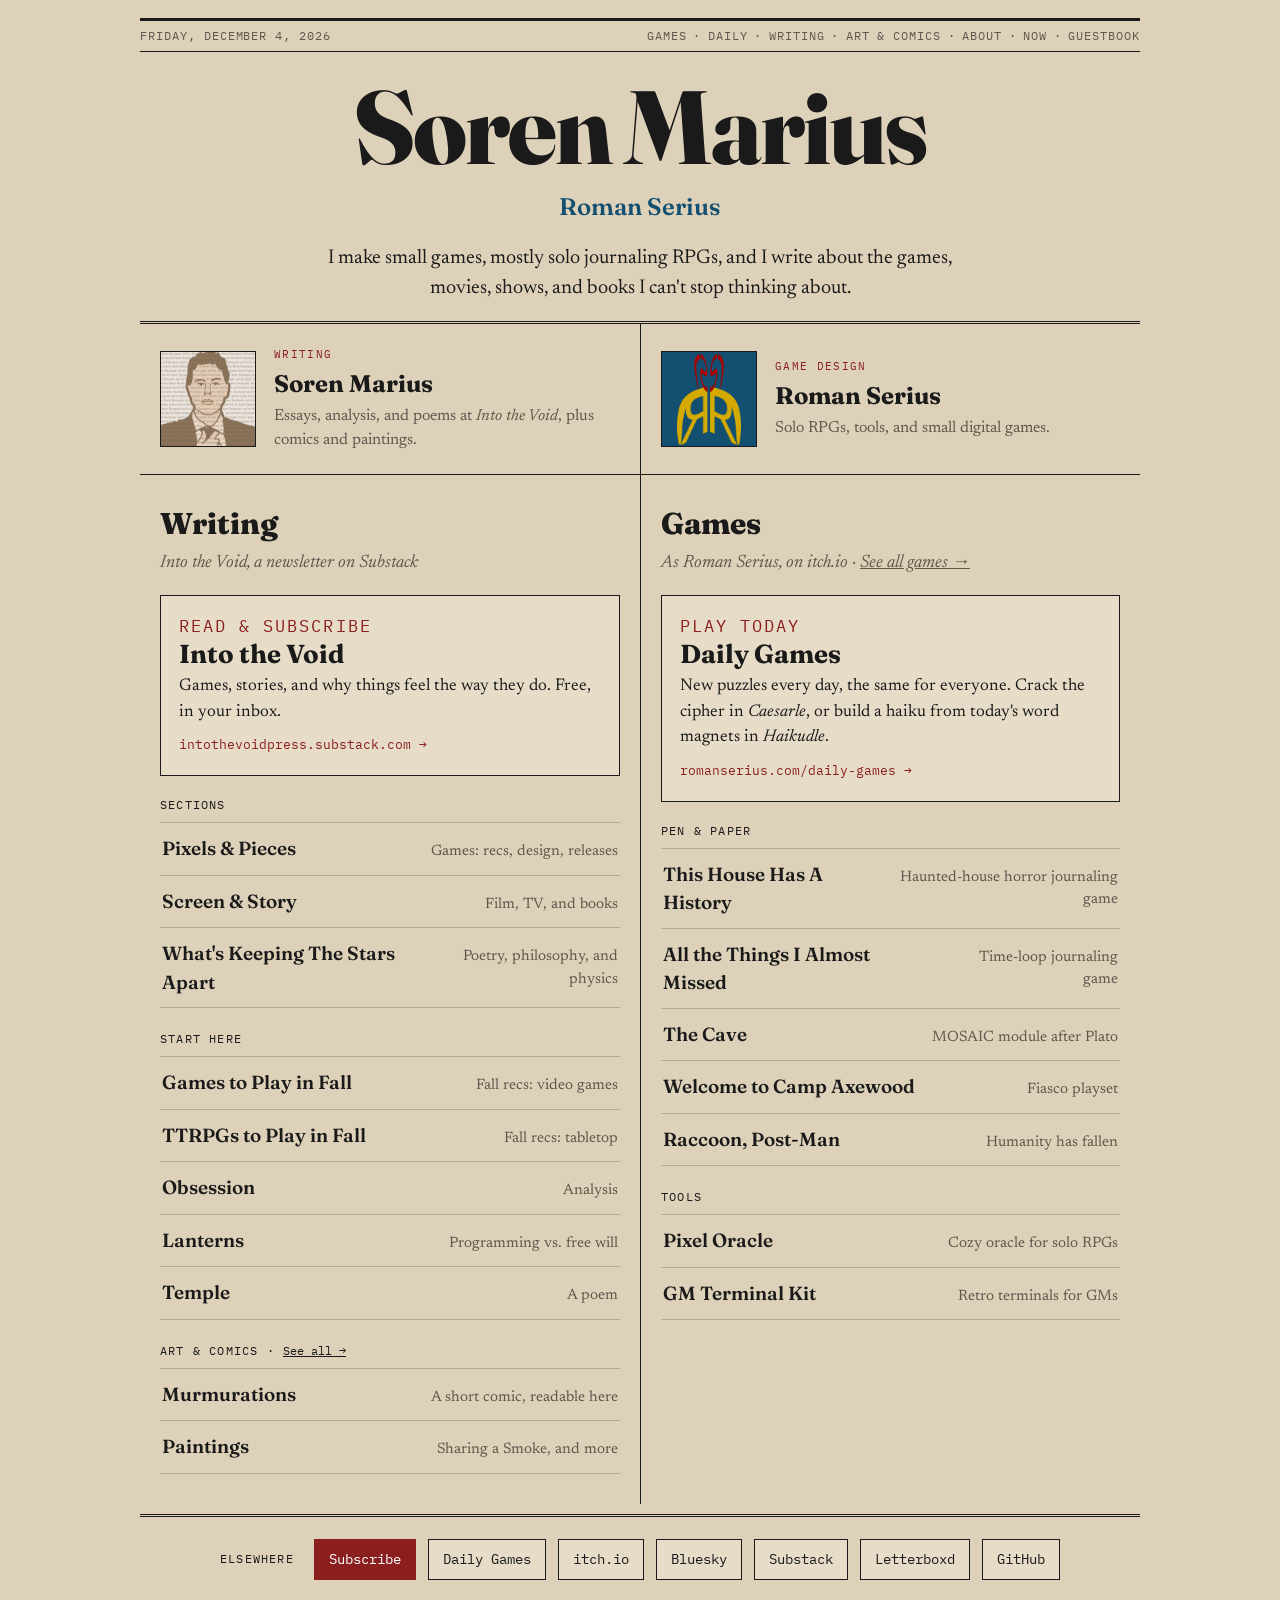
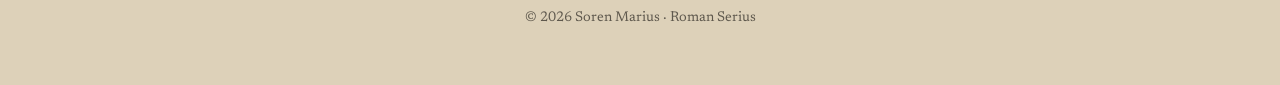
<file: index.html>
<!doctype html>
<html lang="en">
<head>
<meta charset="utf-8">
<meta name="viewport" content="width=device-width, initial-scale=1">
<title>Soren Marius</title>
<meta name="google-site-verification" content="Y3dcAOR8CE4re0EMq4n09PdS3Xgm8ZSrbBdw6blQbmY" />
<link rel="canonical" href="https://romanserius.com/">
<meta name="description" content="Soren Marius writes about games, film, and why things work. As Roman Serius, he makes small games.">
<meta property="og:type" content="website">
<meta property="og:title" content="Soren Marius · Roman Serius">
<meta property="og:description" content="Soren Marius writes about games, film, and why things work. As Roman Serius, he makes small games.">
<meta property="og:url" content="https://romanserius.com/">
<meta property="og:image" content="https://romanserius.com/images/soren-logo-og.jpg">
<meta property="og:image:width" content="1200">
<meta property="og:image:height" content="630">
<link rel="icon" href="/images/roman-serius-monogram.png">
<link rel="stylesheet" href="/assets/dateline.css">
<link rel="preconnect" href="https://fonts.googleapis.com">
<link rel="preconnect" href="https://fonts.gstatic.com" crossorigin>
<link href="https://fonts.googleapis.com/css2?family=Fraunces:opsz,wght@9..144,400;9..144,600;9..144,800&family=Newsreader:ital,opsz,wght@0,6..72,400;1,6..72,400&family=IBM+Plex+Mono:wght@400;500&display=swap" rel="stylesheet">
<style>
  :root{
    --paper:#DDD1B9; --paper-2:#E6DCC8; --ink:#1A1A1A; --muted:#5E584D;
    --rule:#B9AB8D; --red:#8B1E1E; --blue:#134F70; --gold:#D4A800;
  }
  *{box-sizing:border-box}
  html{-webkit-text-size-adjust:100%}
  body{margin:0;background:var(--paper);color:var(--ink);
    font-family:"Newsreader",Georgia,serif;font-size:18px;line-height:1.5}
  a{color:inherit}
  .wrap{max-width:1040px;margin:0 auto;padding:0 20px 56px}

  /* masthead */
  .mast{text-align:center;padding:26px 0 18px;border-bottom:3px double var(--ink)}
  .mast h1{font-family:"Fraunces",Georgia,serif;font-weight:800;font-size:clamp(46px,10vw,104px);
    line-height:.95;margin:0;letter-spacing:-.02em}
  .mast .aka{font-family:"Fraunces",serif;font-style:italic;font-weight:400;font-size:clamp(18px,3vw,24px);
    margin:12px 0 0;color:var(--muted)}
  .mast .aka b{color:var(--blue);font-style:normal;font-weight:600}
  .lede{max-width:640px;margin:18px auto 0;font-size:20px}

  /* two personae */
  .personae{display:grid;grid-template-columns:1fr 1fr;border-bottom:1px solid var(--ink)}
  .persona{display:flex;gap:18px;align-items:center;padding:22px 20px}
  .persona + .persona{border-left:1px solid var(--ink)}
  .persona img{width:96px;height:96px;object-fit:cover;flex:none;border:1px solid var(--ink)}
  .persona h2{font-family:"Fraunces",serif;font-size:24px;margin:0 0 2px}
  .persona p{margin:0;color:var(--muted);font-size:16px}
  .persona .kicker{font-size:13px;margin-bottom:4px}
  .persona .kicker,.kicker{font-family:"IBM Plex Mono",monospace;font-size:11px;letter-spacing:.12em;text-transform:uppercase;color:var(--red);margin:0 0 4px}

  /* columns */
  .cols{display:grid;grid-template-columns:1fr 1fr;gap:0}
  .col{padding:26px 20px 8px}
  .col + .col{border-left:1px solid var(--ink)}
  .col > h3{font-family:"Fraunces",serif;font-size:30px;margin:0 0 4px;font-weight:800}
  .col > .sub{margin:0 0 18px;color:var(--muted);font-style:italic}

  .feature{display:block;text-decoration:none;background:var(--paper-2);border:1px solid var(--ink);
    padding:18px 18px 16px;margin-bottom:20px;transition:transform .15s ease, box-shadow .15s ease}
  .feature:hover,.feature:focus-visible{transform:translate(-2px,-2px);box-shadow:4px 4px 0 var(--ink)}
  .feature h4{font-family:"Fraunces",serif;font-size:26px;line-height:1.1;margin:0 0 6px}
  .feature p{margin:0;font-size:17px}
  .feature .go{display:inline-block;margin-top:10px;font-family:"IBM Plex Mono",monospace;font-size:13px;color:var(--red)}

  ul.list{list-style:none;margin:0 0 22px;padding:0}
  ul.list li{border-top:1px solid var(--rule)}
  ul.list li:last-child{border-bottom:1px solid var(--rule)}
  ul.list a{display:flex;justify-content:space-between;align-items:baseline;gap:14px;
    padding:11px 2px;text-decoration:none}
  ul.list a:hover .t, ul.list a:focus-visible .t{text-decoration:underline;text-decoration-color:var(--red);text-underline-offset:3px}
  ul.list .t{font-weight:600;font-family:"Fraunces",serif;font-size:19px}
  ul.list .d{color:var(--muted);font-size:15px;text-align:right}
  .label{font-family:"IBM Plex Mono",monospace;font-size:12px;letter-spacing:.1em;text-transform:uppercase;
    margin:6px 0 8px;color:var(--ink)}

  /* elsewhere */
  .elsewhere{border-top:3px double var(--ink);margin-top:10px;padding:22px 20px 0;
    display:flex;flex-wrap:wrap;gap:12px;align-items:center;justify-content:center}
  .elsewhere .label{margin:0 8px 0 0}
  .btn{font-family:"IBM Plex Mono",monospace;font-size:14px;text-decoration:none;
    border:1px solid var(--ink);padding:9px 14px;background:var(--paper-2)}
  .btn:hover,.btn:focus-visible{background:var(--ink);color:var(--paper)}
  .btn.primary{background:var(--red);color:#fff;border-color:var(--red)}
  .btn.primary:hover{background:var(--ink);border-color:var(--ink)}
  footer{text-align:center;color:var(--muted);font-size:14px;margin-top:28px}

  :focus-visible{outline:2px solid var(--red);outline-offset:2px}

  @media (max-width:760px){
    body{font-size:17px}
    .personae,.cols{grid-template-columns:1fr}
    .persona + .persona,.col + .col{border-left:0;border-top:1px solid var(--ink)}
    .wrap{padding:0 16px 44px}
    .col,.persona{padding-left:0;padding-right:0}
    ul.list a{flex-direction:column;gap:2px}
    ul.list .d{text-align:left}
  }
  @media (prefers-reduced-motion:reduce){.feature{transition:none}}
</style>
<script data-goatcounter="https://roman-serius.goatcounter.com/count"
        async src="//gc.zgo.at/count.js"></script>
</head>
<body>
<header class="dateline-bar">
  <div class="dateline">
    <span class="dl-home" id="dl-date">Est. 2026</span>
    <nav class="site-nav" aria-label="Site">
      <a href="/games/">Games</a>
      <a href="/daily-games/">Daily</a>
      <a href="https://intothevoidpress.substack.com">Writing</a>
      <a href="/art-and-comics/">Art &amp; Comics</a>
      <a href="/about/">About</a>
      <a href="/now/">Now</a>
      <a href="/guestbook/">Guestbook</a>
    </nav>
  </div>
</header>
<script>
  // Newspaper dateline: today's date on the front page.
  (function () {
    var d = document.getElementById("dl-date");
    if (d) d.textContent = new Date().toLocaleDateString("en-US", { weekday: "long", month: "long", day: "numeric", year: "numeric" });
  })();
</script>
<div class="wrap">


  <header class="mast">
    <h1>Soren Marius</h1>
    <p class="aka"><b>Roman Serius</b></p>
    <p class="lede">I make small games, mostly solo journaling RPGs, and I write about the games, movies, shows, and books I can't stop thinking about.</p>
  </header>

  <section class="personae" aria-label="Two names">
    <div class="persona">
      <img src="/images/soren-logo.webp" alt="Soren Marius logo: a drawn portrait in browns over a repeating line of text, "we're here because we're here"">
      <div>
        <p class="kicker">Writing</p>
        <h2>Soren Marius</h2>
        <p>Essays, analysis, and poems at <i>Into the Void</i>, plus comics and paintings.</p>
      </div>
    </div>
    <div class="persona">
      <img src="images/roman-serius-monogram.png" alt="Roman Serius monogram: two mirrored gold R's under a red flourish">
      <div>
        <p class="kicker">Game Design</p>
        <h2>Roman Serius</h2>
        <p>Solo RPGs, tools, and small digital games.</p>
      </div>
    </div>
  </section>

  <main class="cols">
    <section class="col" aria-labelledby="writing">
      <h3 id="writing">Writing</h3>
      <p class="sub">Into the Void, a newsletter on Substack</p>

      <a class="feature" href="https://intothevoidpress.substack.com/subscribe">
        <p class="kicker">Read &amp; subscribe</p>
        <h4>Into the Void</h4>
        <p>Games, stories, and why things feel the way they do. Free, in your inbox.</p>
        <span class="go">intothevoidpress.substack.com →</span>
      </a>

      <p class="label">Sections</p>
      <ul class="list">
        <li><a href="https://intothevoidpress.substack.com/s/pixels-and-pieces"><span class="t">Pixels &amp; Pieces</span><span class="d">Games: recs, design, releases</span></a></li>
        <li><a href="https://intothevoidpress.substack.com/s/screen-and-story"><span class="t">Screen &amp; Story</span><span class="d">Film, TV, and books</span></a></li>
        <li><a href="https://intothevoidpress.substack.com/s/whats-keeping-the-stars-apart"><span class="t">What's Keeping The Stars Apart</span><span class="d">Poetry, philosophy, and physics</span></a></li>
      </ul>

      <p class="label">Start here</p>
      <ul class="list">
        <li><a href="https://intothevoidpress.substack.com/p/games-to-play-this-october"><span class="t">Games to Play in Fall</span><span class="d">Fall recs: video games</span></a></li>
        <li><a href="https://intothevoidpress.substack.com/p/ttrpgs-to-play-in-fall"><span class="t">TTRPGs to Play in Fall</span><span class="d">Fall recs: tabletop</span></a></li>
        <li><a href="https://intothevoidpress.substack.com/p/obsession"><span class="t">Obsession</span><span class="d">Analysis</span></a></li>
        <li><a href="https://intothevoidpress.substack.com/p/lanterns"><span class="t">Lanterns</span><span class="d">Programming vs. free will</span></a></li>
        <li><a href="https://intothevoidpress.substack.com/p/temple"><span class="t">Temple</span><span class="d">A poem</span></a></li>
      </ul>

      <p class="label">Art &amp; comics · <a href="/art-and-comics/" style="text-transform:none;letter-spacing:0">See all →</a></p>
      <ul class="list">
        <li><a href="/art-and-comics/#murmurations"><span class="t">Murmurations</span><span class="d">A short comic, readable here</span></a></li>
        <li><a href="/art-and-comics/#art"><span class="t">Paintings</span><span class="d">Sharing a Smoke, and more</span></a></li>
      </ul>
    </section>

    <section class="col" aria-labelledby="games">
      <h3 id="games">Games</h3>
      <p class="sub">As Roman Serius, on itch.io · <a href="/games/">See all games →</a></p>

      <a class="feature" href="https://romanserius.com/daily-games/">
        <p class="kicker">Play today</p>
        <h4>Daily Games</h4>
        <p>New puzzles every day, the same for everyone. Crack the cipher in <i>Caesarle</i>, or build a haiku from today's word magnets in <i>Haikudle</i>.</p>
        <span class="go">romanserius.com/daily-games →</span>
      </a>

      <p class="label">Pen &amp; paper</p>
      <ul class="list">
        <li><a href="https://roman-serius.itch.io/this-house-has-a-history"><span class="t">This House Has A History</span><span class="d">Haunted-house horror journaling game</span></a></li>
        <li><a href="https://roman-serius.itch.io/all-the-things-i-almost-missed"><span class="t">All the Things I Almost Missed</span><span class="d">Time-loop journaling game</span></a></li>
        <li><a href="https://roman-serius.itch.io/the-cave"><span class="t">The Cave</span><span class="d">MOSAIC module after Plato</span></a></li>
        <li><a href="https://roman-serius.itch.io/welcome-to-camp-axewood-a-fiasco-playset"><span class="t">Welcome to Camp Axewood</span><span class="d">Fiasco playset</span></a></li>
        <li><a href="https://roman-serius.itch.io/raccoon-post-man"><span class="t">Raccoon, Post-Man</span><span class="d">Humanity has fallen</span></a></li>
      </ul>

      <p class="label">Tools</p>
      <ul class="list">
        <li><a href="https://roman-serius.itch.io/pixel-oracle"><span class="t">Pixel Oracle</span><span class="d">Cozy oracle for solo RPGs</span></a></li>
        <li><a href="https://roman-serius.itch.io/gm-terminal-kit-thornfield-demo"><span class="t">GM Terminal Kit</span><span class="d">Retro terminals for GMs</span></a></li>
      </ul>

    </section>
  </main>

  <nav class="elsewhere" aria-label="Elsewhere">
    <span class="label">Elsewhere</span>
    <a class="btn primary" href="https://intothevoidpress.substack.com/subscribe">Subscribe</a>
    <a class="btn" href="https://romanserius.com/daily-games/">Daily Games</a>
    <a class="btn" href="https://roman-serius.itch.io">itch.io</a>
    <a class="btn" href="https://bsky.app/profile/romanserius.bsky.social">Bluesky</a>
    <a class="btn" href="https://substack.com/@romanserius">Substack</a>
    <a class="btn" href="https://boxd.it/30mPj">Letterboxd</a>
    <a class="btn" href="https://github.com/Roman-Serius">GitHub</a>
  </nav>

  <footer>© 2026 Soren Marius · Roman Serius</footer>
</div>
</body>
</html>
</file>
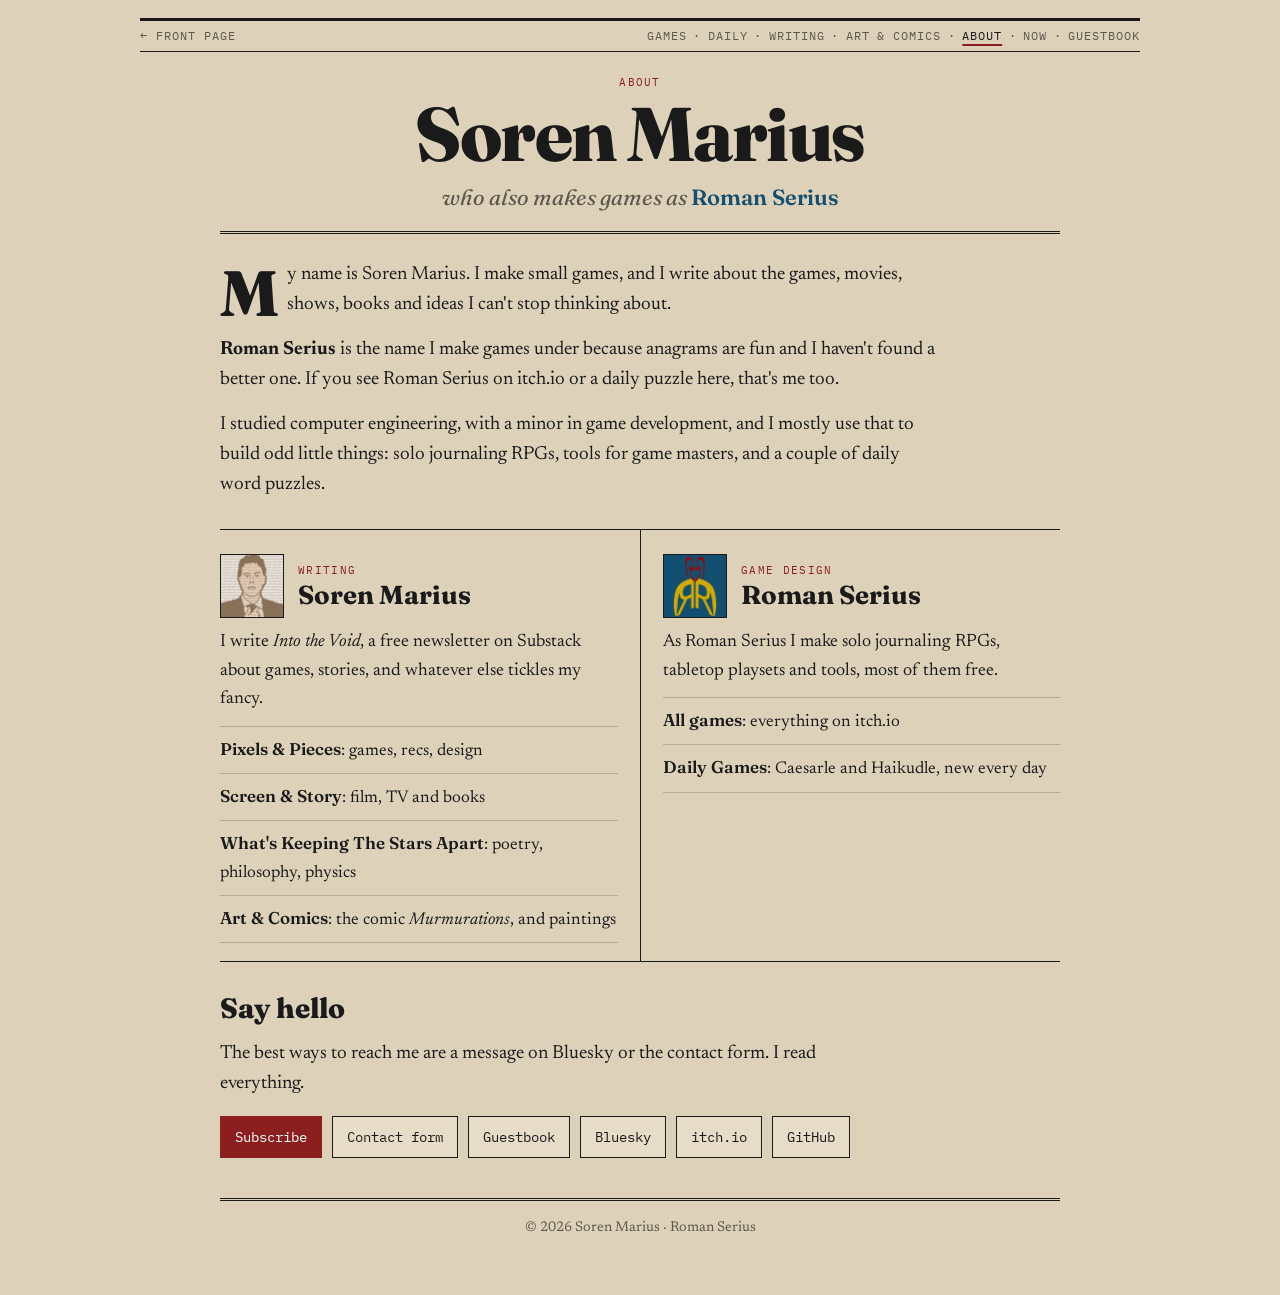
<file: about/index.html>
<!doctype html>
<html lang="en">
<head>
<meta charset="utf-8">
<meta name="viewport" content="width=device-width, initial-scale=1">
<title>About · Soren Marius / Roman Serius</title>
<link rel="canonical" href="https://romanserius.com/about/">
<meta name="description" content="Soren Marius writes about games, film, books and why things work. Roman Serius is the name he makes games under.">
<meta property="og:type" content="profile">
<meta property="og:title" content="About Soren Marius / Roman Serius">
<meta property="og:description" content="Soren Marius writes. Roman Serius makes games. Same person, two hats.">
<meta property="og:url" content="https://romanserius.com/about/">
<meta property="og:image" content="https://romanserius.com/images/soren-logo-og.jpg">
<meta property="og:image:width" content="1200">
<meta property="og:image:height" content="630">
<link rel="icon" href="/images/roman-serius-monogram.png">
<link rel="stylesheet" href="/assets/dateline.css">
<link rel="preconnect" href="https://fonts.googleapis.com">
<link rel="preconnect" href="https://fonts.gstatic.com" crossorigin>
<link href="https://fonts.googleapis.com/css2?family=Fraunces:opsz,wght@9..144,400;9..144,600;9..144,800&family=Newsreader:ital,opsz,wght@0,6..72,400;1,6..72,400&family=IBM+Plex+Mono:wght@400;500&display=swap" rel="stylesheet">
<style>
  /* Same newsprint palette as the front page */
  :root{
    --paper:#DDD1B9; --paper-2:#E6DCC8; --ink:#1A1A1A; --muted:#5E584D;
    --rule:#B9AB8D; --red:#8B1E1E; --blue:#134F70; --gold:#D4A800;
  }
  *{box-sizing:border-box}
  html{-webkit-text-size-adjust:100%}
  body{margin:0;background:var(--paper);color:var(--ink);
    font-family:"Newsreader",Georgia,serif;font-size:19px;line-height:1.6}
  a{color:inherit;text-decoration-color:var(--red);text-underline-offset:3px}
  a:hover{color:var(--red)}
  .wrap{max-width:880px;margin:0 auto;padding:0 20px 56px}

  .mast{text-align:center;padding:22px 0 16px;border-bottom:3px double var(--ink)}
  .mast .kicker{margin:0 0 6px}
  .mast h1{font-family:"Fraunces",Georgia,serif;font-weight:800;font-size:clamp(40px,8vw,76px);
    line-height:.95;margin:0;letter-spacing:-.02em}
  .mast .aka{font-family:"Fraunces",serif;font-style:italic;font-size:clamp(18px,3vw,22px);margin:10px 0 0;color:var(--muted)}
  .mast .aka b{color:var(--blue);font-style:normal;font-weight:600}

  .kicker{font-family:"IBM Plex Mono",monospace;font-size:11px;letter-spacing:.12em;text-transform:uppercase;color:var(--red);margin:0 0 4px}

  .lede{padding:26px 0 14px;border-bottom:1px solid var(--ink)}
  .lede p{margin:0 0 14px;max-width:720px}
  .lede p:first-of-type::first-letter{font-family:"Fraunces",serif;font-weight:800;float:left;font-size:64px;line-height:.85;padding:6px 8px 0 0}

  .hats{display:grid;grid-template-columns:1fr 1fr;border-bottom:1px solid var(--ink)}
  .hat{padding:24px 22px 18px 0}
  .hat + .hat{padding:24px 0 18px 22px;border-left:1px solid var(--ink)}
  .hat .head{display:flex;gap:14px;align-items:center;margin-bottom:10px}
  .hat .head .kicker{font-size:11px;margin:0 0 2px}
  .hat .head img{width:64px;height:64px;object-fit:cover;border:1px solid var(--ink);flex:none}
  .hat h2{font-family:"Fraunces",serif;font-size:26px;margin:0;line-height:1.1}
  .hat p{margin:0 0 12px;font-size:18px}
  .hat ul{margin:0;padding:0;list-style:none}
  .hat li{border-top:1px solid var(--rule);padding:8px 0;font-size:17px}
  .hat li:last-child{border-bottom:1px solid var(--rule)}
  .hat li a{text-decoration:none;font-family:"Fraunces",serif;font-weight:600}
  .hat li a:hover{text-decoration:underline}

  .contact{padding:24px 0 6px}
  .contact h2{font-family:"Fraunces",serif;font-size:28px;margin:0 0 8px;font-weight:800}
  .contact p{margin:0 0 16px;max-width:620px}
  .btns{display:flex;flex-wrap:wrap;gap:10px}
  .btn{font-family:"IBM Plex Mono",monospace;font-size:14px;text-decoration:none;
    border:1px solid var(--ink);padding:9px 14px;background:var(--paper-2);color:var(--ink)}
  .btn:hover,.btn:focus-visible{background:var(--ink);color:var(--paper)}
  .btn.primary{background:var(--red);color:#fff;border-color:var(--red)}
  .btn.primary:hover{background:var(--ink);border-color:var(--ink)}

  footer{text-align:center;color:var(--muted);font-size:14px;margin-top:34px;border-top:3px double var(--ink);padding-top:16px}
  :focus-visible{outline:2px solid var(--red);outline-offset:2px}

  @media (max-width:700px){
    body{font-size:18px}
    .hats{grid-template-columns:1fr}
    .hat,.hat + .hat{padding:22px 0 16px;border-left:0}
    .hat + .hat{border-top:1px solid var(--ink)}
  }
</style>
<script data-goatcounter="https://roman-serius.goatcounter.com/count" async src="//gc.zgo.at/count.js"></script>
</head>
<body>
<header class="dateline-bar">
  <div class="dateline">
    <a class="dl-home" href="/">← Front page</a>
    <nav class="site-nav" aria-label="Site">
      <a href="/games/">Games</a>
      <a href="/daily-games/">Daily</a>
      <a href="https://intothevoidpress.substack.com">Writing</a>
      <a href="/art-and-comics/">Art &amp; Comics</a>
      <a href="/about/" aria-current="page">About</a>
      <a href="/now/">Now</a>
      <a href="/guestbook/">Guestbook</a>
    </nav>
  </div>
</header>
<div class="wrap">


  <header class="mast">
    <p class="kicker">About</p>
    <h1>Soren Marius</h1>
    <p class="aka">who also makes games as <b>Roman Serius</b></p>
  </header>

  <section class="lede" aria-label="Introduction">
    <div>
      <p>My name is Soren Marius. I make small games, and I write about the games, movies, shows, books and ideas I can't stop thinking about.</p>
      <p><b>Roman Serius</b> is the name I make games under because anagrams are fun and I haven't found a better one. If you see Roman Serius on itch.io or a daily puzzle here, that's me too.</p>
      <p>I studied computer engineering, with a minor in game development, and I mostly use that to build odd little things: solo journaling RPGs, tools for game masters, and a couple of daily word puzzles.</p>
    </div>
  </section>

  <section class="hats" aria-label="Two names">
    <div class="hat">
      <div class="head">
        <img src="/images/soren-logo.webp" alt="Soren Marius logo: a drawn portrait in browns over a repeating line of text, "we're here because we're here"">
        <div><p class="kicker">Writing</p><h2>Soren Marius</h2></div>
      </div>
      <p>I write <i>Into the Void</i>, a free newsletter on Substack about games, stories, and whatever else tickles my fancy.</p>
      <ul>
        <li><a href="https://intothevoidpress.substack.com/s/pixels-and-pieces">Pixels &amp; Pieces</a>: games, recs, design</li>
        <li><a href="https://intothevoidpress.substack.com/s/screen-and-story">Screen &amp; Story</a>: film, TV and books</li>
        <li><a href="https://intothevoidpress.substack.com/s/whats-keeping-the-stars-apart">What's Keeping The Stars Apart</a>: poetry, philosophy, physics</li>
        <li><a href="/art-and-comics/">Art &amp; Comics</a>: the comic <i>Murmurations</i>, and paintings</li>
      </ul>
    </div>
    <div class="hat">
      <div class="head">
        <img src="/images/roman-serius-monogram.png" alt="">
        <div><p class="kicker">Game design</p><h2>Roman Serius</h2></div>
      </div>
      <p>As Roman Serius I make solo journaling RPGs, tabletop playsets and tools, most of them free.</p>
      <ul>
        <li><a href="/games/">All games</a>: everything on itch.io</li>
        <li><a href="/daily-games/">Daily Games</a>: Caesarle and Haikudle, new every day</li>
      </ul>
    </div>
  </section>

  <section class="contact" aria-labelledby="contact">
    <h2 id="contact">Say hello</h2>
    <p>The best ways to reach me are a message on Bluesky or the contact form. I read everything.</p>
    <div class="btns">
      <a class="btn primary" href="https://intothevoidpress.substack.com/subscribe">Subscribe</a>
      <a class="btn" href="/daily-games/contact/">Contact form</a>
      <a class="btn" href="/guestbook/">Guestbook</a>
      <a class="btn" href="https://bsky.app/profile/romanserius.com">Bluesky</a>
      <a class="btn" href="https://roman-serius.itch.io">itch.io</a>
      <a class="btn" href="https://github.com/Roman-Serius">GitHub</a>
    </div>
  </section>

  <footer>© 2026 Soren Marius · Roman Serius</footer>
</div>
</body>
</html>
</file>
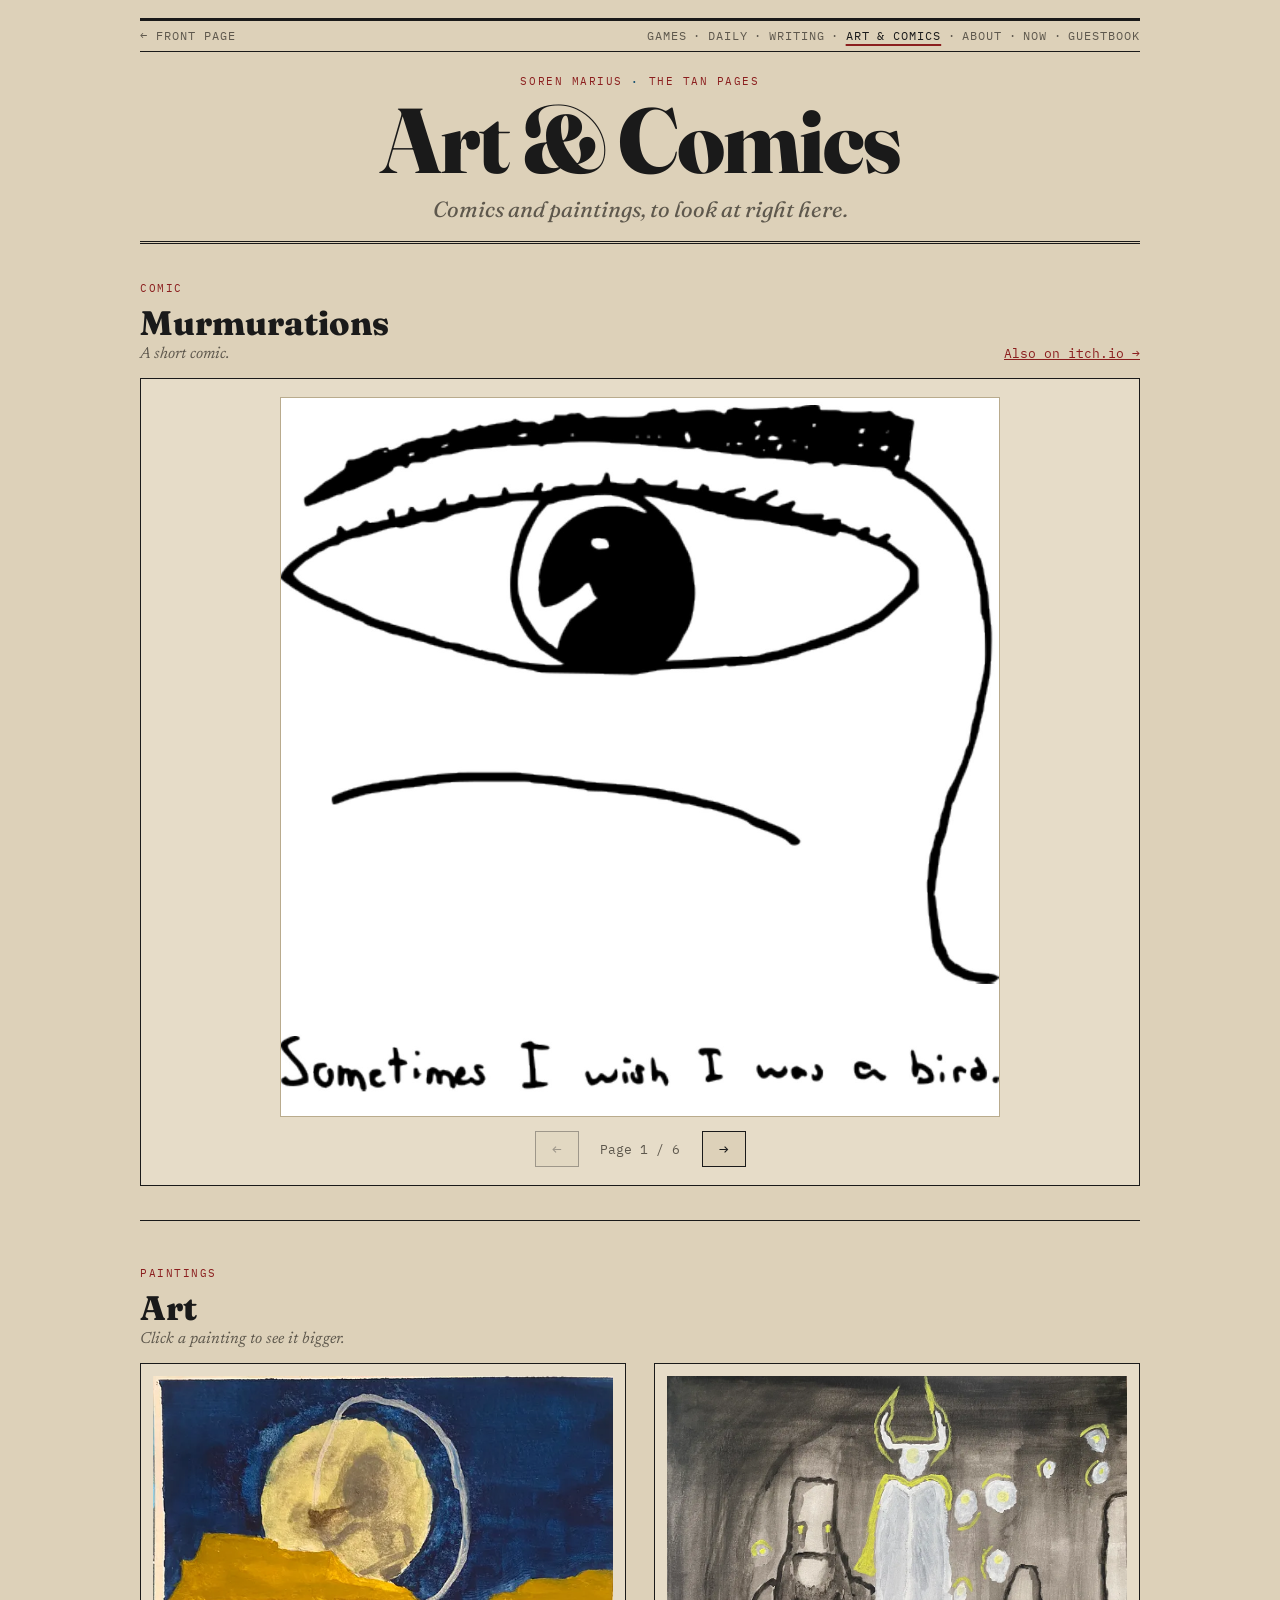
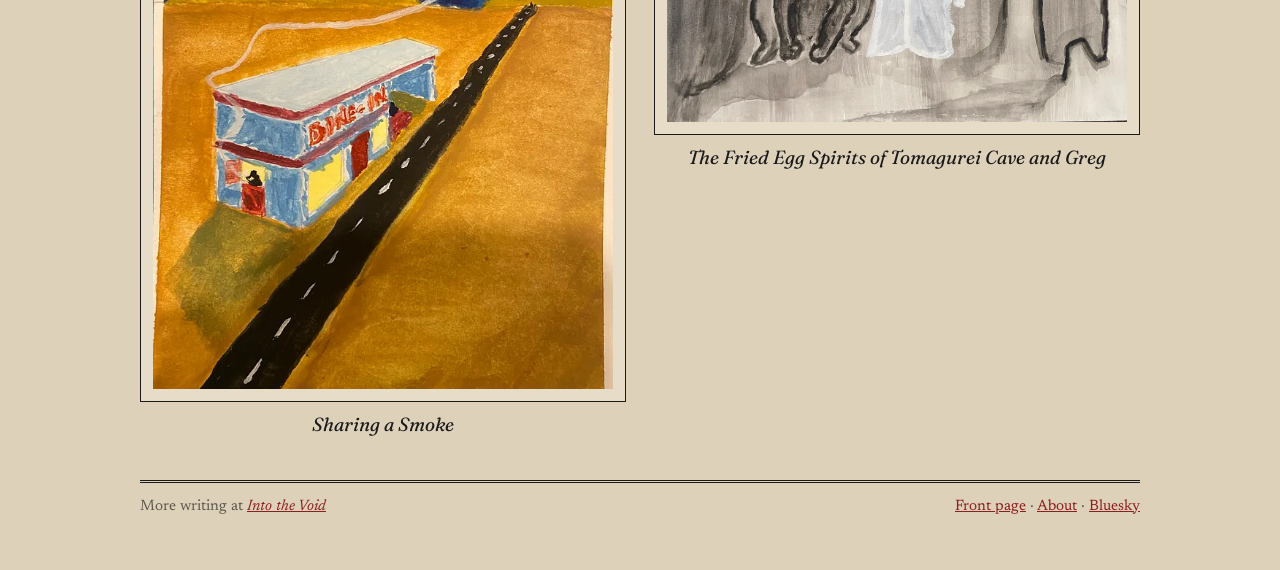
<file: art-and-comics/index.html>
<!DOCTYPE html>
<html lang="en">
<head>
  <meta charset="utf-8">
  <meta name="viewport" content="width=device-width, initial-scale=1">
  <title>Art &amp; Comics by Soren Marius</title>
  <meta name="description" content="Comics and paintings by Soren Marius, including Murmurations, readable right here.">
  <link rel="canonical" href="https://romanserius.com/art-and-comics/">
  <meta property="og:type" content="website">
  <meta property="og:site_name" content="Soren Marius">
  <meta property="og:title" content="Art &amp; Comics by Soren Marius">
  <meta property="og:description" content="Comics and art, including Murmurations, readable right here.">
  <meta property="og:url" content="https://romanserius.com/art-and-comics/">
  <meta property="og:image" content="https://romanserius.com/images/soren-logo-og.jpg">
  <meta name="theme-color" content="#DDD1B9">
  <link rel="icon" href="/images/roman-serius-monogram.png">
  <link rel="preconnect" href="https://fonts.googleapis.com">
  <link rel="preconnect" href="https://fonts.gstatic.com" crossorigin>
  <link href="https://fonts.googleapis.com/css2?family=Fraunces:opsz,wght@9..144,400;9..144,600;9..144,800&family=Newsreader:ital,opsz,wght@0,6..72,400;1,6..72,400&family=IBM+Plex+Mono:wght@400;500&display=swap" rel="stylesheet">
  <link rel="stylesheet" href="/assets/dateline.css">
  <link rel="stylesheet" href="/assets/roman-serius.css">
  <style>
    .comic { padding-top: 26px; }
    .comic-head { display: flex; justify-content: space-between; align-items: flex-end; gap: 12px; flex-wrap: wrap; margin-bottom: 16px; }
    .comic-head h2 { font-family: var(--serif); font-weight: 800; font-size: 34px; margin: 0; line-height: 1.05; }
    .comic-head .sub { margin: 4px 0 0; color: var(--muted); font-style: italic; }
    .comic-head .go { font-family: var(--mono); font-size: 13px; }
    .reader { border: 1px solid var(--ink); background: var(--panel); padding: 18px; }
    .stage { display: flex; justify-content: center; align-items: center; min-height: 240px; }
    .page-img { display: block; max-width: 100%; max-height: 80vh; height: auto; border: 1px solid var(--rule); background: #fff; cursor: pointer; }
    .controls { display: flex; justify-content: center; align-items: center; gap: 16px; margin-top: 14px; }
    .ctl { font-family: var(--mono); font-size: 16px; width: 44px; height: 36px; cursor: pointer; background: var(--bg); color: var(--ink); border: 1px solid var(--ink); }
    .ctl:hover:not([disabled]), .ctl:focus-visible { background: var(--ink); color: var(--bg); }
    .ctl[disabled] { opacity: .35; cursor: default; }
    .count { font-family: var(--mono); font-size: 13px; color: var(--muted); min-width: 7em; text-align: center; }
    .art { padding-top: 34px; margin-top: 34px; border-top: 1px solid var(--ink); }
    .gallery { display: grid; grid-template-columns: repeat(auto-fit, minmax(280px, 1fr)); gap: 28px; align-items: start; }
    .piece { margin: 0; }
    .piece a { display: block; background: var(--panel); border: 1px solid var(--ink); padding: 12px; transition: transform .15s ease, box-shadow .15s ease; }
    .piece a:hover, .piece a:focus-visible { transform: translate(-2px, -2px); box-shadow: 4px 4px 0 var(--ink); }
    .piece img { display: block; width: 100%; height: auto; }
    .piece figcaption { font-family: var(--serif); font-style: italic; font-size: 19px; text-align: center; margin-top: 10px; }
    .lightbox { position: fixed; inset: 0; background: rgba(26,26,26,.88); display: flex; flex-direction: column; align-items: center; justify-content: center; gap: 12px; padding: 24px; z-index: 50; cursor: zoom-out; }
    .lightbox img { max-width: 100%; max-height: calc(100vh - 100px); border: 10px solid #f3ead3; }
    .lightbox p { color: #f3ead3; font-family: var(--serif); font-style: italic; font-size: 19px; margin: 0; text-align: center; }
    @media (prefers-reduced-motion: reduce) { .piece a { transition: none; } }
    .placeholder { text-align: center; color: var(--muted); font-style: italic; margin: 14px 0 0; }
  </style>
  <script data-goatcounter="https://roman-serius.goatcounter.com/count" async src="//gc.zgo.at/count.js"></script>
</head>
<body class="tan">
  <header class="dateline-bar">
    <div class="dateline">
      <a class="dl-home" href="/">← Front page</a>
      <nav class="site-nav" aria-label="Site">
        <a href="/games/">Games</a>
        <a href="/daily-games/">Daily</a>
        <a href="https://intothevoidpress.substack.com">Writing</a>
        <a href="/art-and-comics/" aria-current="page">Art &amp; Comics</a>
        <a href="/about/">About</a>
        <a href="/now/">Now</a>
        <a href="/guestbook/">Guestbook</a>
      </nav>
    </div>
  </header>

  <main class="page">
    <header class="masthead">
      <p class="kicker">Soren Marius <b>·</b> The tan pages</p>
      <h1>Art &amp; Comics</h1>
      <p class="aka">Comics and paintings, to look at right here.</p>
    </header>

    <section class="comic" id="murmurations" aria-labelledby="murmurations-title">
      <div class="comic-head">
        <div>
          <p class="kicker">Comic</p>
          <h2 id="murmurations-title">Murmurations</h2>
          <p class="sub">A short comic.</p>
        </div>
        <a class="go" href="https://roman-serius.itch.io/murmurations">Also on itch.io →</a>
      </div>

      <!-- The reader. Page images live in murmurations/ and are listed in
           murmurations/pages.js. With no pages listed it shows the cover. -->
      <div class="reader" data-comic="murmurations">
        <div class="stage">
          <img class="page-img" alt="" src="https://img.itch.zone/aW1nLzI5MDk4OTAzLmpwZWc=/315x250%23cb/dewfpI.jpeg">
        </div>
        <div class="controls" hidden>
          <button class="ctl prev" type="button" aria-label="Previous page">←</button>
          <span class="count" aria-live="polite"></span>
          <button class="ctl next" type="button" aria-label="Next page">→</button>
        </div>
        <p class="placeholder">Pages coming soon. Until then, read it on <a href="https://roman-serius.itch.io/murmurations">itch.io</a>.</p>
      </div>
    </section>

    <section class="art" id="art" aria-labelledby="art-title">
      <div class="comic-head">
        <div>
          <p class="kicker">Paintings</p>
          <h2 id="art-title">Art</h2>
          <p class="sub">Click a painting to see it bigger.</p>
        </div>
      </div>
      <!-- One <figure> per piece. Put the image in art/ and add a block here. -->
      <div class="gallery">
        <figure class="piece">
          <a href="art/sharing-a-smoke.webp" class="zoom">
            <img src="art/sharing-a-smoke.webp" width="630" height="840" loading="lazy"
                 alt="A blue diner with a red DINE-IN sign by a long black road through an orange desert at night. Smoke from the diner curls up into a huge pale moon.">
          </a>
          <figcaption>Sharing a Smoke</figcaption>
        </figure>
        <figure class="piece">
          <a href="art/fried-egg-spirits.webp" class="zoom">
            <img src="art/fried-egg-spirits.webp" width="1040" height="783" loading="lazy"
                 alt="In a grey cave, a tall pale figure with yellow-edged horns and a cloak floats beside a squat dark creature with glowing eyes, surrounded by little glowing fried-egg spirits.">
          </a>
          <figcaption>The Fried Egg Spirits of Tomagurei Cave and Greg</figcaption>
        </figure>
      </div>
    </section>

    <footer>
      <span>More writing at <a href="https://intothevoidpress.substack.com"><i>Into the Void</i></a></span>
      <span><a href="/">Front page</a> · <a href="/about/">About</a> · <a href="https://bsky.app/profile/romanserius.com">Bluesky</a></span>
    </footer>
  </main>
  <script src="murmurations/pages.js"></script>
  <script src="reader.js"></script>
  <script src="gallery.js"></script>
</body>
</html>
</file>
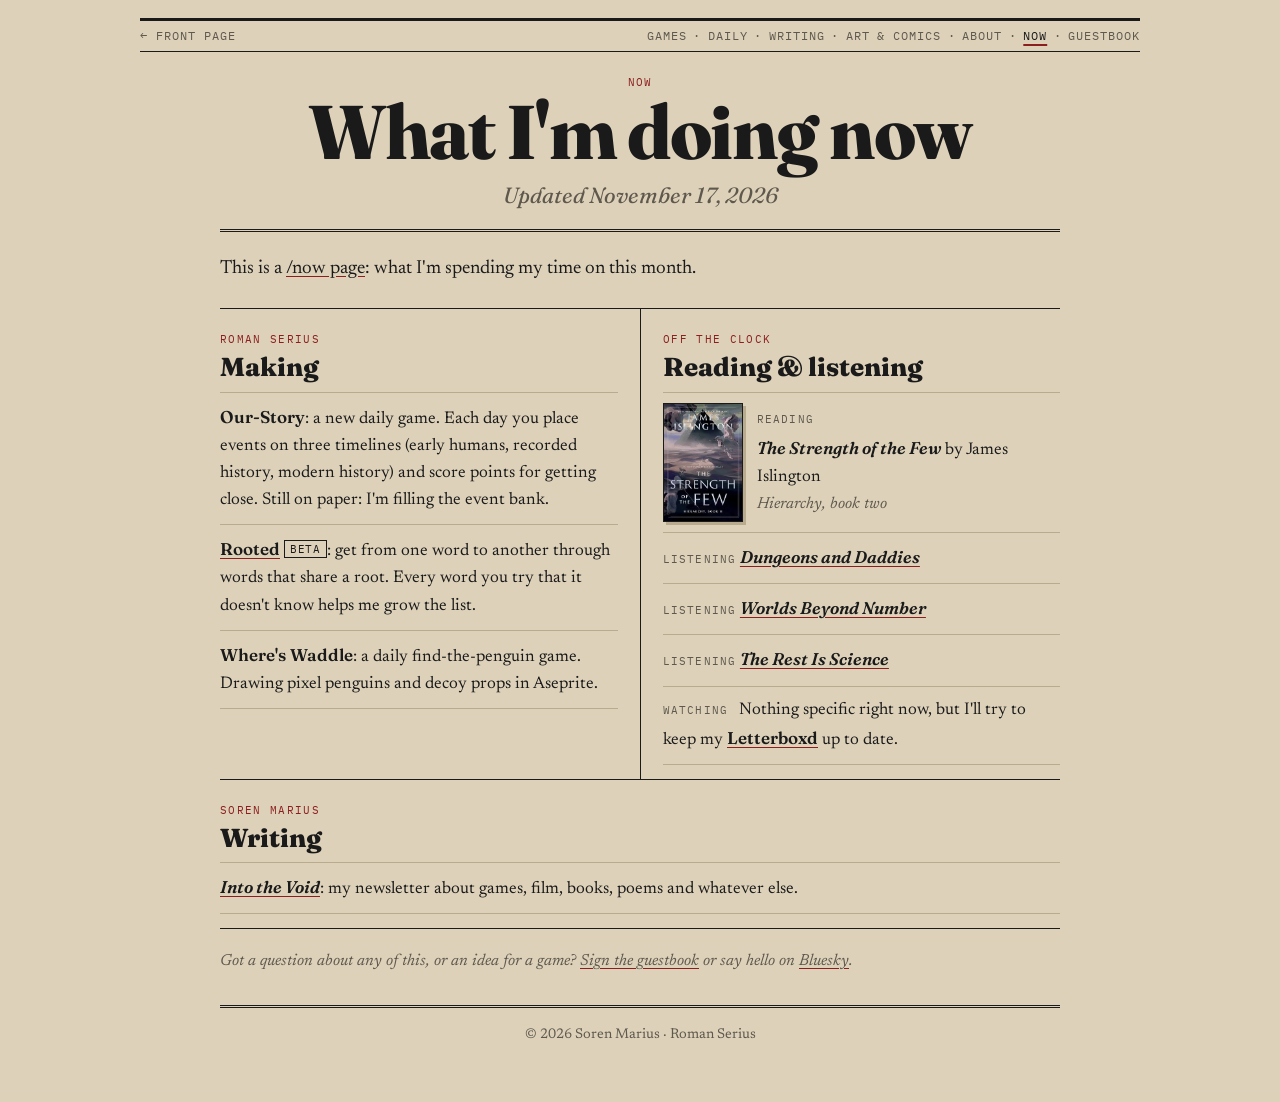
<file: now/index.html>
<!doctype html>
<html lang="en">
<head>
<meta charset="utf-8">
<meta name="viewport" content="width=device-width, initial-scale=1">
<title>Now · Soren Marius / Roman Serius</title>
<link rel="canonical" href="https://romanserius.com/now/">
<meta name="description" content="What Soren Marius (Roman Serius) is making, writing, reading and listening to right now.">
<meta property="og:type" content="website">
<meta property="og:title" content="Now · Soren Marius / Roman Serius">
<meta property="og:description" content="What I'm making, writing, reading and listening to this month.">
<meta property="og:url" content="https://romanserius.com/now/">
<meta property="og:image" content="https://romanserius.com/images/soren-logo-og.jpg">
<meta property="og:image:width" content="1200">
<meta property="og:image:height" content="630">
<link rel="icon" href="/images/roman-serius-monogram.png">
<link rel="stylesheet" href="/assets/dateline.css">
<link rel="preconnect" href="https://fonts.googleapis.com">
<link rel="preconnect" href="https://fonts.gstatic.com" crossorigin>
<link href="https://fonts.googleapis.com/css2?family=Fraunces:opsz,wght@9..144,400;9..144,600;9..144,800&family=Newsreader:ital,opsz,wght@0,6..72,400;1,6..72,400&family=IBM+Plex+Mono:wght@400;500&display=swap" rel="stylesheet">
<style>
  /* Same newsprint palette as the front page */
  :root{
    --paper:#DDD1B9; --paper-2:#E6DCC8; --ink:#1A1A1A; --muted:#5E584D;
    --rule:#B9AB8D; --red:#8B1E1E; --blue:#134F70; --gold:#D4A800;
  }
  *{box-sizing:border-box}
  html{-webkit-text-size-adjust:100%}
  body{margin:0;background:var(--paper);color:var(--ink);
    font-family:"Newsreader",Georgia,serif;font-size:19px;line-height:1.6}
  a{color:inherit;text-decoration-color:var(--red);text-underline-offset:3px}
  a:hover{color:var(--red)}
  .wrap{max-width:880px;margin:0 auto;padding:0 20px 56px}

  .mast{text-align:center;padding:22px 0 16px;border-bottom:3px double var(--ink)}
  .mast h1{font-family:"Fraunces",Georgia,serif;font-weight:800;font-size:clamp(40px,8vw,76px);
    line-height:.95;margin:0;letter-spacing:-.02em}
  .mast .aka{font-family:"Fraunces",serif;font-style:italic;font-size:clamp(18px,3vw,22px);margin:10px 0 0;color:var(--muted)}
  .kicker{font-family:"IBM Plex Mono",monospace;font-size:11px;letter-spacing:.12em;text-transform:uppercase;color:var(--red);margin:0 0 4px}

  .lede{padding:22px 0 10px;border-bottom:1px solid var(--ink)}
  .lede p{margin:0 0 14px;max-width:720px}

  .desk{display:grid;grid-template-columns:1fr 1fr;border-bottom:1px solid var(--ink)}
  .desk section{padding:22px 22px 14px 0}
  .desk section:nth-child(2n){padding:22px 0 14px 22px;border-left:1px solid var(--ink)}
  .desk section:nth-child(n+3){border-top:1px solid var(--ink)}
  .desk section:last-child:nth-child(odd){grid-column:1 / -1;padding-right:0}
  .desk h2{font-family:"Fraunces",serif;font-size:26px;margin:0 0 10px;line-height:1.1;font-weight:800}
  .desk ul{margin:0;padding:0;list-style:none}
  .desk li{border-top:1px solid var(--rule);padding:10px 0;font-size:17px}
  .desk li:last-child{border-bottom:1px solid var(--rule)}
  .desk li b{font-family:"Fraunces",serif;font-weight:600}
  .tag{font-family:"IBM Plex Mono",monospace;font-size:11px;letter-spacing:.06em;text-transform:uppercase;
    border:1px solid var(--ink);padding:1px 5px;margin-left:4px;vertical-align:2px}
  .desk li.book{display:flex;gap:14px;align-items:center}
  .cover{width:80px;height:auto;flex:none;border:1px solid var(--ink);box-shadow:3px 3px 0 var(--rule)}
  .note{color:var(--muted);font-size:15px;font-style:italic}
  .kind{display:inline-block;min-width:6.5em;font-family:"IBM Plex Mono",monospace;font-size:11px;
    letter-spacing:.1em;text-transform:uppercase;color:var(--muted)}

  .note{padding:20px 0 0;color:var(--muted);font-size:16px}
  .note p{margin:0 0 10px}
  footer{text-align:center;color:var(--muted);font-size:14px;margin-top:30px;border-top:3px double var(--ink);padding-top:16px}
  :focus-visible{outline:2px solid var(--red);outline-offset:2px}

  @media (max-width:700px){
    body{font-size:18px}
    .desk{grid-template-columns:1fr}
    .desk section,.desk section:nth-child(2n){padding:20px 0 14px;border-left:0}
    .desk section + section{border-top:1px solid var(--ink)}
  }
</style>
<script data-goatcounter="https://roman-serius.goatcounter.com/count" async src="//gc.zgo.at/count.js"></script>
</head>
<body>
<header class="dateline-bar">
  <div class="dateline">
    <a class="dl-home" href="/">← Front page</a>
    <nav class="site-nav" aria-label="Site">
      <a href="/games/">Games</a>
      <a href="/daily-games/">Daily</a>
      <a href="https://intothevoidpress.substack.com">Writing</a>
      <a href="/art-and-comics/">Art &amp; Comics</a>
      <a href="/about/">About</a>
      <a href="/now/" aria-current="page">Now</a>
      <a href="/guestbook/">Guestbook</a>
    </nav>
  </div>
</header>
<div class="wrap">


  <header class="mast">
    <p class="kicker">Now</p>
    <h1>What I'm doing now</h1>
    <!-- Change this date every time you update the page. -->
    <p class="aka">Updated <time datetime="2026-11-17">November 17, 2026</time></p>
  </header>

  <section class="lede" aria-label="Introduction">
    <p>This is a <a href="https://nownownow.com/about">/now page</a>: what I'm spending my time on this month.</p>
  </section>

  <!-- Edit freely: each <section> is one box, each <li> one thing.
       Boxes sit two to a row; add or remove whole sections as you like. -->
  <div class="desk">
    <section aria-labelledby="making">
      <p class="kicker">Roman Serius</p>
      <h2 id="making">Making</h2>
      <ul>
        <li><b>Our-Story</b>: a new daily game. Each day you place events on three timelines (early humans, recorded history, modern history) and score points for getting close. Still on paper: I'm filling the event bank.</li>
        <li><b><a href="/daily-games/rooted/">Rooted</a></b><span class="tag">beta</span>: get from one word to another through words that share a root. Every word you try that it doesn't know helps me grow the list.</li>
        <li><b>Where's Waddle</b>: a daily find-the-penguin game. Drawing pixel penguins and decoy props in Aseprite.</li>
      </ul>
    </section>

    <section aria-labelledby="taking-in">
      <p class="kicker">Off the clock</p>
      <h2 id="taking-in">Reading &amp; listening</h2>
      <ul>
        <li class="book"><img class="cover" src="strength-of-the-few.webp" width="80" height="120" alt="Cover of The Strength of the Few by James Islington"><span><span class="kind">Reading</span><br><b><i>The Strength of the Few</i></b> by James Islington<br><span class="note">Hierarchy, book two</span></span></li>
        <li><span class="kind">Listening</span> <b><a href="https://www.dungeonsanddaddies.com"><i>Dungeons and Daddies</i></a></b></li>
        <li><span class="kind">Listening</span> <b><a href="https://www.worldsbeyondnumber.com"><i>Worlds Beyond Number</i></a></b></li>
        <li><span class="kind">Listening</span> <b><a href="https://therestis.com/science"><i>The Rest Is Science</i></a></b></li>
        <li><span class="kind">Watching</span> Nothing specific right now, but I'll try to keep my <b><a href="https://boxd.it/30mPj">Letterboxd</a></b> up to date.</li>
      </ul>
    </section>

    <section aria-labelledby="writing">
      <p class="kicker">Soren Marius</p>
      <h2 id="writing">Writing</h2>
      <ul>
        <li><b><a href="https://intothevoidpress.substack.com"><i>Into the Void</i></a></b>: my newsletter about games, film, books, poems and whatever else.</li>
      </ul>
    </section>

  </div>

  <section class="note" aria-label="About this page">
    <p>Got a question about any of this, or an idea for a game? <a href="/guestbook/">Sign the guestbook</a> or say hello on <a href="https://bsky.app/profile/romanserius.com">Bluesky</a>.</p>
  </section>

  <footer>© 2026 Soren Marius · Roman Serius</footer>
</div>
</body>
</html>
</file>
<file: assets/dateline.css>
/* The site header: one newspaper dateline on every page of romanserius.com.
   Used by the paper pages (front page, about, now, guestbook), the blue pages
   (games, zines) AND every daily-games page, which load it from
   https://romanserius.com/assets/dateline.css. Change the header here only.

   Markup:
   <header class="dateline-bar">            add "blue" on navy pages,
     <div class="dateline">                 "has-tools" on game pages
       <a class="dl-home" href="/">← Front page</a>
       <nav class="site-nav" aria-label="Site"> …links… </nav>
       <div class="tools"> …game buttons… </div>   (game pages only)
     </div>
   </header>
   Fonts: pages load IBM Plex Mono (with Fraunces + Newsreader) from Google Fonts. */

.dateline-bar {
  --dl-ink: #1A1A1A;
  --dl-muted: #5E584D;
  --dl-accent: #8B1E1E;
  max-width: 1040px;              /* same frame as the front page: 1000 of content + 20px each side */
  margin: 0 auto;
  padding: 18px 20px 0;
  box-sizing: border-box;
}
.dateline-bar.blue {
  --dl-ink: #f3ead3;
  --dl-muted: #a9b2cc;
  --dl-accent: #e3b448;
}
.dateline {
  display: flex;
  align-items: center;
  justify-content: space-between;
  gap: 4px 16px;
  flex-wrap: wrap;
  font-family: "IBM Plex Mono", ui-monospace, "SF Mono", Menlo, monospace;
  font-size: 12px;
  line-height: 1.5;
  letter-spacing: .08em;
  text-transform: uppercase;
  color: var(--dl-muted);
  border-top: 3px solid var(--dl-ink);
  border-bottom: 1px solid var(--dl-ink);
  padding: 6px 0;
}
.dateline a { color: inherit; text-decoration: none; }
.dateline a:hover, .dateline a:focus-visible { color: var(--dl-ink); }
.dateline .dl-home { white-space: nowrap; }

.dateline .site-nav {
  display: flex;
  flex-wrap: wrap;
  justify-content: flex-end;
  margin-left: auto;
  row-gap: 2px;
}
.dateline .site-nav a { white-space: nowrap; }
.dateline .site-nav a + a::before {
  content: "·";
  display: inline-block;
  margin: 0 .55em;
  color: var(--dl-muted);
}
.dateline .site-nav a[aria-current="page"] {
  color: var(--dl-ink);
  text-decoration: underline;
  text-decoration-color: var(--dl-accent);
  text-decoration-thickness: 2px;
  text-underline-offset: 4px;
}
/* Game buttons sit on the left, next to "Front page", so the links on the
   right are in exactly the same place on every page. */
.dateline .dl-home { order: 0; }
.dateline .tools { order: 1; display: flex; gap: 6px; margin-right: auto; }
.dateline .site-nav { order: 2; }
.dateline .tools .icon-btn {
  height: 26px; min-width: 30px; padding: 0 6px;
  font-size: 14px; line-height: 1; letter-spacing: 0; text-transform: none;
  margin: -4px 0;           /* keep the bar as thin as on other pages */
}

@media (max-width: 760px) {
  .dateline-bar { padding: 14px 16px 0; }
}
/* Phones: links get their own full-width line, no dots, so nothing wraps. */
@media (max-width: 600px) {
  .dateline .site-nav {
    width: 100%; margin-left: 0; justify-content: space-between;
    font-size: 11px; letter-spacing: .03em;
  }
  .dateline .site-nav a + a::before { display: none; }
}
/* Game pages: on phones the buttons matter more than the links. */
@media (max-width: 560px) {
  .dateline-bar.has-tools .site-nav { display: none; }
  .dateline-bar.has-tools .dateline { padding: 4px 0; }
  .dateline-bar.has-tools .tools { margin-left: auto; margin-right: 0; }
}
</file>
<file: assets/roman-serius.css>
/* Roman Serius look, "the blue pages": deep blue, gold and red (the RR
   monogram palette), set like a newspaper section printed on navy.
   Used by the blue pages on romanserius.com (/games/, /zines/).
   The daily games keep their own copy of the colours in
   daily-games/shared/style.css; change both if you change a colour.
   The header (dateline) lives in /assets/dateline.css. */
:root {
  --bg: #0d1730;
  --panel: #15234a;
  --panel-2: #1d2e5c;
  --ink: #f3ead3;
  --muted: #a9b2cc;
  --gold: #e3b448;
  --red: #c8423b;
  --rule: #34477a;
  --radius: 0;
  --mono: "IBM Plex Mono", ui-monospace, "SF Mono", Menlo, Consolas, monospace;
  --serif: "Fraunces", "Iowan Old Style", "Palatino Linotype", Palatino, Georgia, serif;
  --news: "Newsreader", "Iowan Old Style", Georgia, serif;
  --sans: system-ui, -apple-system, "Segoe UI", sans-serif;
  color-scheme: dark;
}
/* "The tan pages" (Soren Marius): the same section layout on the front
   page's newsprint. Used by /art-and-comics/ (<body class="tan">).
   Blue pages = Roman Serius, tan pages = Soren Marius. */
body.tan {
  --bg: #DDD1B9;
  --panel: #E6DCC8;
  --panel-2: #D3C6AA;
  --ink: #1A1A1A;
  --muted: #5E584D;
  --gold: #8B1E1E;   /* links and accents become newsprint red */
  --red: #134F70;    /* small "kind" labels become newsprint blue */
  --rule: #B9AB8D;
  color-scheme: light;
}
* { box-sizing: border-box; }
html, body { margin: 0; background: var(--bg); color: var(--ink); font-family: var(--news); }
html { -webkit-text-size-adjust: 100%; }
a { color: var(--gold); }
:focus-visible { outline: 2px solid var(--gold); outline-offset: 2px; }

/* ---- Page frame: same width as the paper pages ---- */
.page { max-width: 1040px; margin: 0 auto; padding: 0 20px 56px; }

/* ---- Section masthead: like the front page's, in gold on navy ---- */
.masthead {
  text-align: center;
  padding: 22px 0 18px;
  border-bottom: 3px double var(--ink);
}
.masthead .kicker { margin: 0 0 8px; }
.masthead h1 {
  font-family: var(--serif);
  font-weight: 800;
  font-size: clamp(44px, 9vw, 92px);
  line-height: .95;
  letter-spacing: -.02em;
  margin: 0;
  color: var(--ink);
}
.masthead .aka {
  font-family: var(--serif);
  font-style: italic;
  font-size: clamp(18px, 3vw, 22px);
  margin: 12px auto 0;
  max-width: 620px;
  color: var(--muted);
}
.kicker {
  font-family: var(--mono);
  font-size: 11px;
  letter-spacing: .14em;
  text-transform: uppercase;
  color: var(--gold);
}
.kicker b { color: var(--red); font-weight: 500; }

/* ---- Shelves and cards ---- */
section.shelf { padding-top: 26px; }
section.shelf + section.shelf { margin-top: 30px; border-top: 1px solid var(--ink); }
.shelf h2 { font-family: var(--serif); font-weight: 800; font-size: 30px; margin: 0; color: var(--ink); line-height: 1.1; }
.shelf .sub { margin: 4px 0 18px; color: var(--muted); font-style: italic; font-size: 17px; }
.grid { display: grid; grid-template-columns: repeat(auto-fill, minmax(230px, 1fr)); gap: 18px; }

.card {
  display: flex; flex-direction: column; text-decoration: none; color: var(--ink);
  background: var(--panel); border: 1px solid var(--rule);
  transition: transform .15s ease, box-shadow .15s ease, border-color .15s ease;
}
.card:hover, .card:focus-visible { transform: translate(-2px, -2px); box-shadow: 4px 4px 0 var(--gold); border-color: var(--gold); }
.card img { display: block; width: 100%; aspect-ratio: 315 / 250; object-fit: cover; background: var(--panel-2); border-bottom: 1px solid var(--rule); }
.card .body { padding: 12px 14px 14px; display: flex; flex-direction: column; gap: 6px; flex: 1; }
.card .kind { font-family: var(--mono); font-size: 11px; letter-spacing: .12em; text-transform: uppercase; color: var(--red); }
.card h3 { font-family: var(--serif); font-weight: 600; font-size: 21px; margin: 0; line-height: 1.15; }
.card p { margin: 0; color: var(--muted); font-size: 16px; line-height: 1.45; }
.card .go { margin-top: auto; padding-top: 6px; font-family: var(--mono); font-size: 12px; color: var(--gold); }

/* ---- Footer ---- */
.page > footer {
  margin-top: 44px; padding-top: 16px; border-top: 3px double var(--ink);
  color: var(--muted); font-size: 15px;
  display: flex; flex-wrap: wrap; gap: 8px 18px; justify-content: space-between;
}
.page > footer a { color: var(--gold); }

@media (max-width: 760px) { .page { padding: 0 16px 44px; } }
@media (prefers-reduced-motion: reduce) { .card { transition: none; } }
</file>
